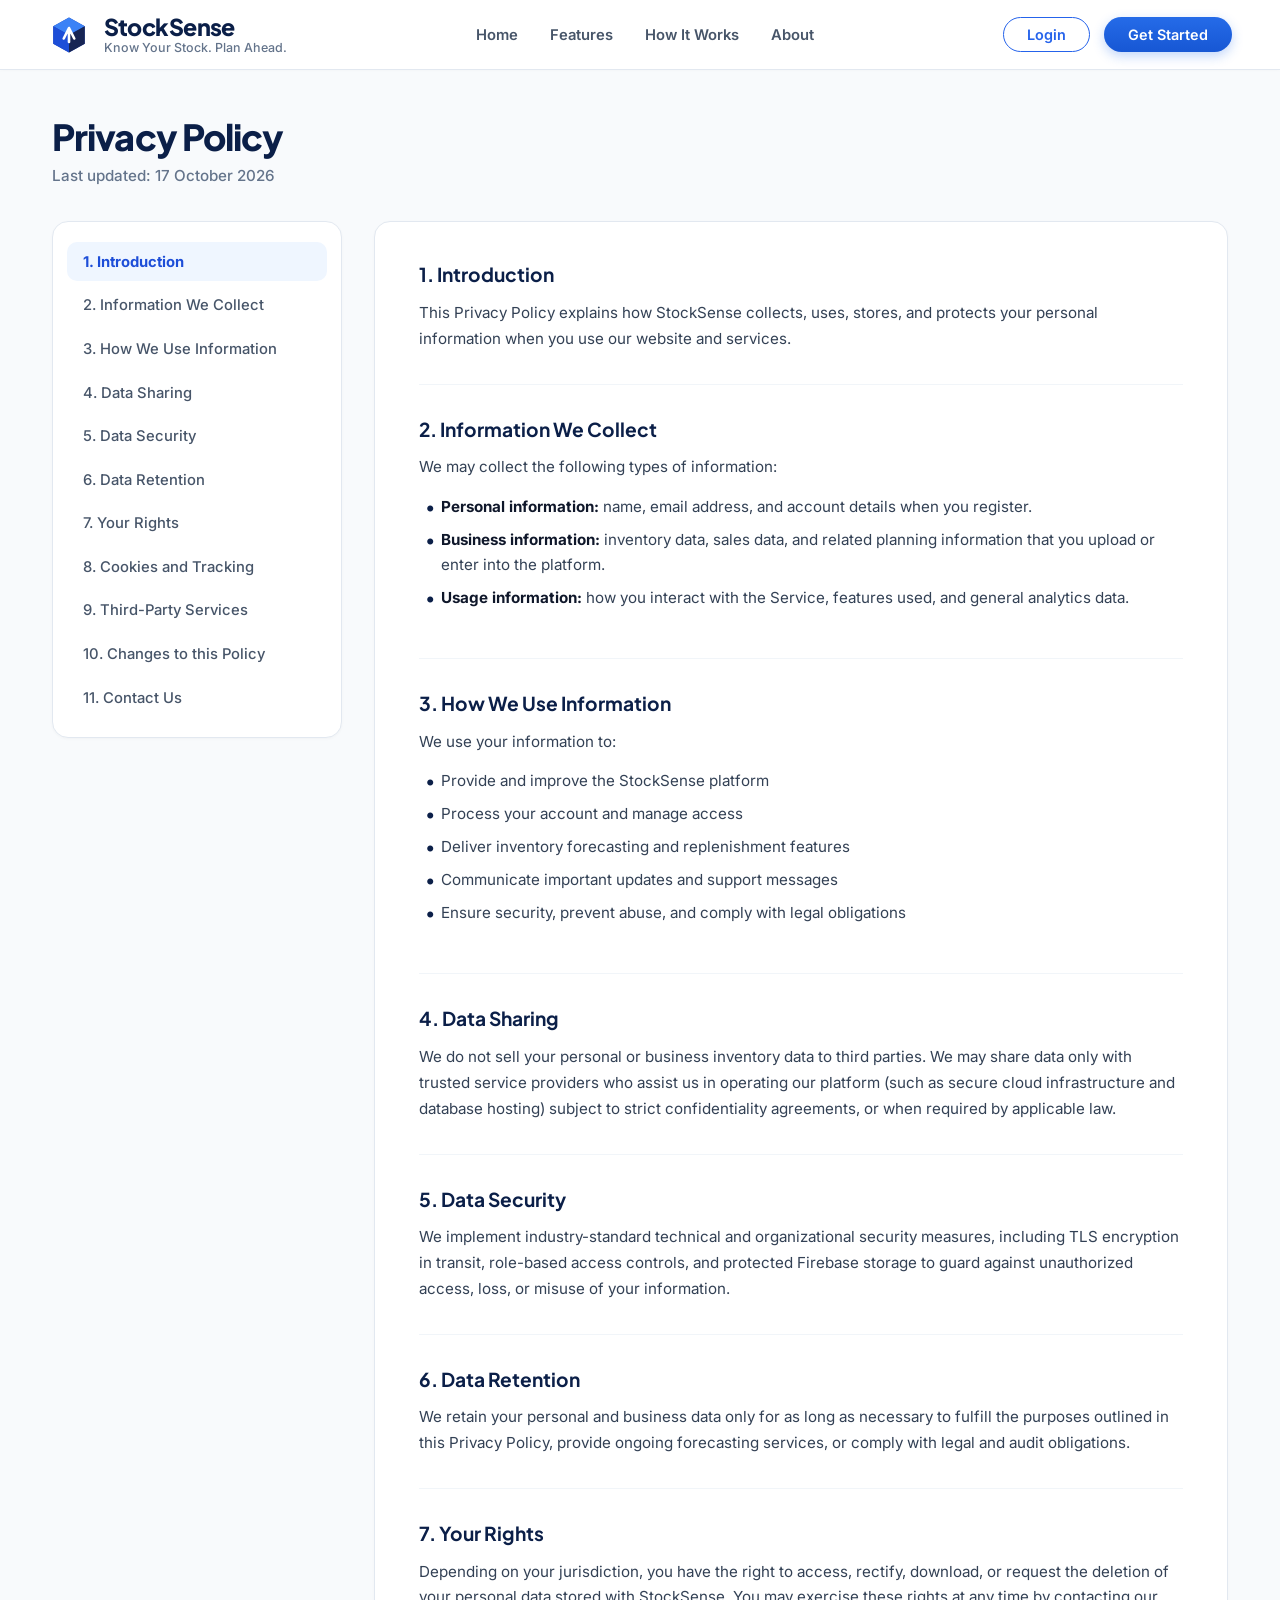
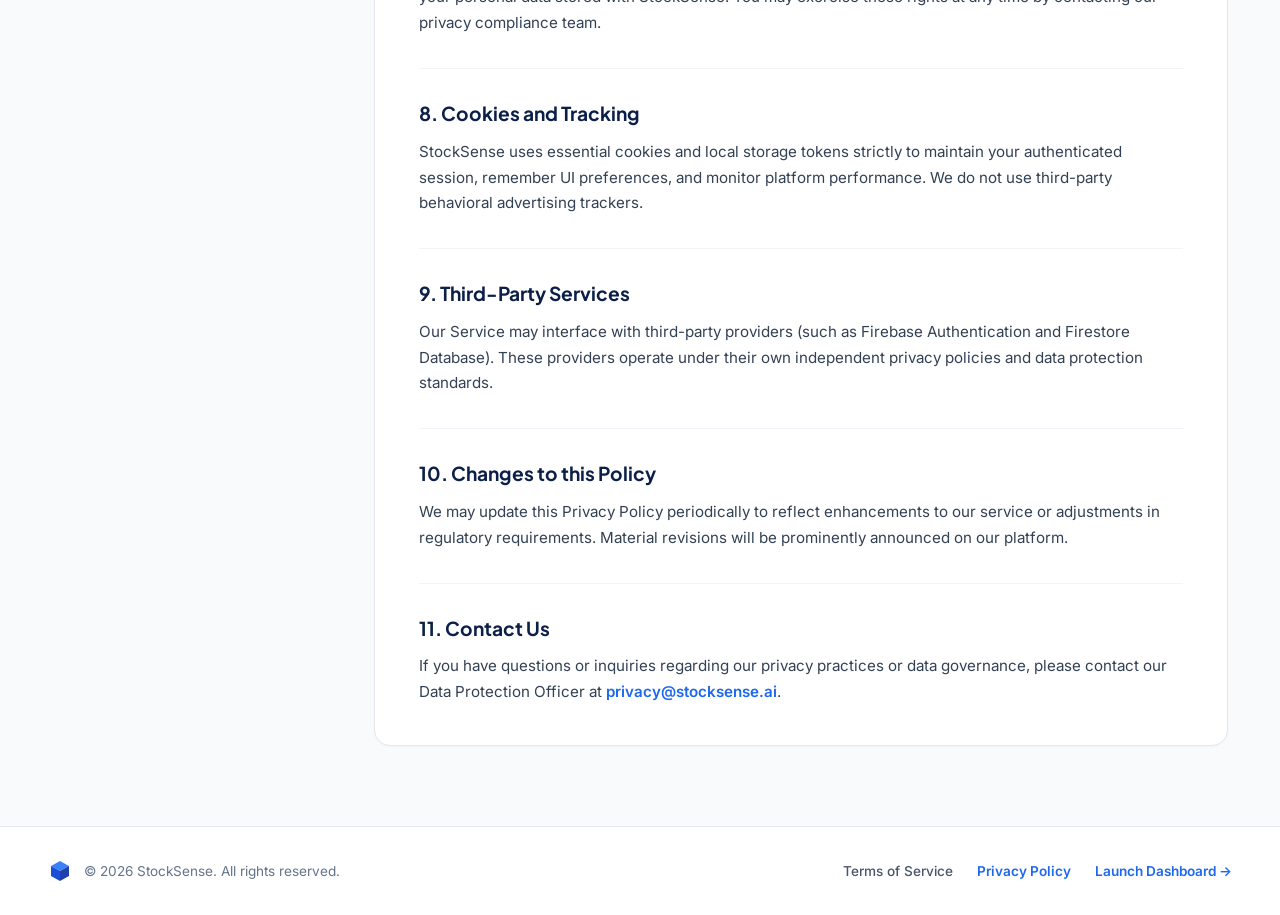
<file: frontend/privacy.html>
<!DOCTYPE html>
<html lang="en">
<head>
  <meta charset="UTF-8">
  <meta name="viewport" content="width=device-width, initial-scale=1.0">
  <title>Privacy Policy — StockSense</title>
  <meta name="description" content="Privacy Policy for StockSense Inventory Forecasting & Replenishment platform.">
  <link rel="preconnect" href="https://fonts.googleapis.com">
  <link rel="preconnect" href="https://fonts.gstatic.com" crossorigin>
  <link href="https://fonts.googleapis.com/css2?family=Plus+Jakarta+Sans:wght@400;500;600;700;800&family=Inter:wght@400;500;600;700&display=swap" rel="stylesheet">

  <style>
    :root {
      --color-primary: #1d68ed;
      --color-primary-hover: #1557d4;
      --color-primary-light: #eff6ff;
      --color-primary-border: #bfdbfe;
      --color-navy: #0b1f48;
      --color-slate-900: #0f172a;
      --color-slate-800: #1e293b;
      --color-slate-700: #334155;
      --color-slate-600: #475569;
      --color-slate-500: #64748b;
      --color-slate-400: #94a3b8;
      --color-slate-200: #e2e8f0;
      --color-slate-100: #f8fafc;
      --color-slate-50: #f1f5f9;
      --font-display: 'Plus Jakarta Sans', -apple-system, BlinkMacSystemFont, sans-serif;
      --font-body: 'Inter', -apple-system, BlinkMacSystemFont, sans-serif;
    }

    * {
      box-sizing: border-box;
      margin: 0;
      padding: 0;
    }

    html {
      scroll-behavior: smooth;
    }

    body {
      font-family: var(--font-body);
      color: var(--color-slate-900);
      background-color: #f8fafc;
      -webkit-font-smoothing: antialiased;
      min-height: 100vh;
      display: flex;
      flex-direction: column;
    }

    /* Top Sticky Navigation Bar */
    .navbar {
      position: sticky;
      top: 0;
      z-index: 50;
      background: #ffffff;
      border-bottom: 1px solid #e2e8f0;
      padding: 0.85rem 3rem;
      display: flex;
      align-items: center;
      justify-content: space-between;
      box-shadow: 0 1px 3px rgba(0, 0, 0, 0.02);
    }

    .brand-logo-group {
      display: flex;
      align-items: center;
      gap: 0.85rem;
      text-decoration: none;
    }

    .brand-icon-box {
      width: 42px;
      height: 42px;
      display: flex;
      align-items: center;
      justify-content: center;
      flex-shrink: 0;
    }

    .brand-text-block {
      display: flex;
      flex-direction: column;
    }

    .brand-title {
      font-family: var(--font-display);
      font-size: 1.45rem;
      font-weight: 800;
      color: var(--color-navy);
      letter-spacing: -0.025em;
      line-height: 1.1;
    }

    .brand-tagline {
      font-size: 0.78rem;
      font-weight: 500;
      color: var(--color-slate-500);
      margin-top: 1px;
    }

    /* Nav Center Links */
    .nav-links {
      display: flex;
      align-items: center;
      gap: 2rem;
      list-style: none;
    }

    .nav-link {
      text-decoration: none;
      font-size: 0.925rem;
      font-weight: 600;
      color: var(--color-slate-600);
      transition: color 0.15s ease;
      position: relative;
      padding: 0.35rem 0;
    }

    .nav-link:hover {
      color: var(--color-primary);
    }

    /* Nav Action Buttons (Pill buttons matching screenshot) */
    .nav-actions {
      display: flex;
      align-items: center;
      gap: 0.85rem;
    }

    .btn-pill-login {
      padding: 0.52rem 1.45rem;
      border: 1.5px solid #2563eb;
      background: #ffffff;
      color: #2563eb;
      border-radius: 9999px;
      font-size: 0.9rem;
      font-weight: 600;
      cursor: pointer;
      text-decoration: none;
      transition: all 0.15s ease;
    }

    .btn-pill-login:hover {
      background: #eff6ff;
      border-color: #1d4ed8;
      color: #1d4ed8;
    }

    .btn-pill-get-started {
      padding: 0.55rem 1.5rem;
      background: var(--color-primary);
      background-image: linear-gradient(180deg, #256be8 0%, #1757d4 100%);
      color: #ffffff;
      border: none;
      border-radius: 9999px;
      font-size: 0.9rem;
      font-weight: 600;
      cursor: pointer;
      text-decoration: none;
      box-shadow: 0 4px 12px rgba(29, 104, 237, 0.28);
      transition: all 0.15s ease;
    }

    .btn-pill-get-started:hover {
      background-image: linear-gradient(180deg, #2d74f3 0%, #1551c9 100%);
      transform: translateY(-1px);
      box-shadow: 0 6px 16px rgba(29, 104, 237, 0.36);
    }

    /* Main Container */
    .legal-page-wrapper {
      max-width: 1240px;
      width: 100%;
      margin: 0 auto;
      padding: 2.75rem 2rem 5rem 2rem;
      flex: 1;
    }

    /* Page Header */
    .legal-page-header {
      margin-bottom: 2.25rem;
    }

    .page-title {
      font-family: var(--font-display);
      font-size: 2.25rem;
      font-weight: 800;
      color: var(--color-navy);
      letter-spacing: -0.025em;
      margin-bottom: 0.45rem;
    }

    .page-subtitle {
      font-size: 0.95rem;
      font-weight: 500;
      color: var(--color-slate-500);
    }

    /* Two-Column Grid */
    .legal-grid {
      display: grid;
      grid-template-columns: 290px 1fr;
      gap: 2rem;
      align-items: start;
    }

    /* Left Sidebar TOC Card */
    .sidebar-card {
      background: #ffffff;
      border: 1px solid var(--color-slate-200);
      border-radius: 16px;
      padding: 1.25rem 0.9rem;
      position: sticky;
      top: 90px;
      box-shadow: 0 1px 3px rgba(0, 0, 0, 0.03);
    }

    .toc-nav {
      display: flex;
      flex-direction: column;
      gap: 0.3rem;
    }

    .toc-link {
      display: block;
      padding: 0.65rem 1rem;
      border-radius: 10px;
      font-size: 0.925rem;
      font-weight: 500;
      color: var(--color-slate-600);
      text-decoration: none;
      transition: all 0.15s ease;
    }

    .toc-link:hover {
      background: var(--color-slate-100);
      color: var(--color-slate-900);
    }

    .toc-link.active {
      background: var(--color-primary-light);
      color: #1d4ed8;
      font-weight: 700;
    }

    /* Right Content Card */
    .content-card {
      background: #ffffff;
      border: 1px solid var(--color-slate-200);
      border-radius: 16px;
      padding: 2.5rem 2.75rem;
      box-shadow: 0 1px 3px rgba(0, 0, 0, 0.03);
    }

    .legal-section {
      border-bottom: 1px solid var(--color-slate-50);
      padding-bottom: 2rem;
      margin-bottom: 2rem;
    }

    .legal-section:last-child {
      border-bottom: none;
      padding-bottom: 0;
      margin-bottom: 0;
    }

    .section-heading {
      font-family: var(--font-display);
      font-size: 1.2rem;
      font-weight: 700;
      color: var(--color-navy);
      margin-bottom: 0.85rem;
      scroll-margin-top: 105px;
    }

    .section-paragraph {
      font-size: 0.95rem;
      line-height: 1.7;
      color: var(--color-slate-700);
      margin-bottom: 0.85rem;
    }

    .section-paragraph:last-child {
      margin-bottom: 0;
    }

    /* Custom bulleted list matching screenshot */
    .legal-list {
      list-style: none;
      padding-left: 0;
      margin-top: 0.65rem;
      margin-bottom: 1rem;
    }

    .legal-list li {
      position: relative;
      padding-left: 1.35rem;
      margin-bottom: 0.5rem;
      font-size: 0.95rem;
      line-height: 1.65;
      color: var(--color-slate-700);
    }

    .legal-list li::before {
      content: "•";
      position: absolute;
      left: 0.35rem;
      color: var(--color-navy);
      font-size: 1.2rem;
      line-height: 1.4;
    }

    .legal-list li strong {
      color: var(--color-slate-900);
    }

    .legal-link {
      color: var(--color-primary);
      text-decoration: none;
      font-weight: 600;
    }

    .legal-link:hover {
      text-decoration: underline;
    }

    /* Footer */
    .app-footer {
      background: #ffffff;
      border-top: 1px solid var(--color-slate-200);
      padding: 2rem 3rem;
      display: flex;
      align-items: center;
      justify-content: space-between;
      font-size: 0.85rem;
      color: var(--color-slate-500);
      margin-top: auto;
    }

    .footer-left {
      display: flex;
      align-items: center;
      gap: 0.75rem;
    }

    .footer-links {
      display: flex;
      align-items: center;
      gap: 1.5rem;
      flex-wrap: wrap;
    }

    .footer-links a {
      color: var(--color-slate-600);
      text-decoration: none;
      font-weight: 500;
      transition: color 0.15s ease;
    }

    .footer-links a:hover {
      color: var(--color-primary);
    }

    @media (max-width: 960px) {
      .navbar {
        padding: 0.85rem 1.5rem;
      }
      .nav-links {
        display: none;
      }
      .legal-grid {
        grid-template-columns: 1fr;
      }
      .sidebar-card {
        position: relative;
        top: 0;
      }
      .content-card {
        padding: 1.75rem 1.5rem;
      }
      .app-footer {
        flex-direction: column;
        gap: 1.25rem;
        text-align: center;
        padding: 2rem 1.5rem;
      }
    }
  </style>
</head>
<body>

  <!-- Top Sticky Navigation Bar -->
  <header class="navbar">
    <a href="index.html" class="brand-logo-group">
      <div class="brand-icon-box">
        <!-- StockSense 3D Blue Box Icon -->
        <svg width="42" height="42" viewBox="0 0 48 48" fill="none" xmlns="http://www.w3.org/2000/svg">
          <path d="M24 4L42 14V34L24 44L6 34V14L24 4Z" fill="#1e40af"/>
          <path d="M24 4L42 14L24 24L6 14L24 4Z" fill="#3b82f6"/>
          <path d="M6 14L24 24V44L6 34V14Z" fill="#1d4ed8"/>
          <path d="M42 14L24 24V44L42 34V14Z" fill="#172554"/>
          <path d="M18 28L24 16L30 28M24 18V32" stroke="#ffffff" stroke-width="3" stroke-linecap="round" stroke-linejoin="round"/>
        </svg>
      </div>
      <div class="brand-text-block">
        <div class="brand-title">StockSense</div>
        <div class="brand-tagline">Know Your Stock. Plan Ahead.</div>
      </div>
    </a>

    <nav class="nav-links">
      <a href="index.html#home" class="nav-link">Home</a>
      <a href="index.html#features" class="nav-link">Features</a>
      <a href="index.html#how-it-works" class="nav-link">How It Works</a>
      <a href="index.html#about" class="nav-link">About</a>
    </nav>

    <div class="nav-actions">
      <a href="login.html" class="btn-pill-login">Login</a>
      <a href="login.html" class="btn-pill-get-started">Get Started</a>
    </div>
  </header>

  <!-- Legal Page Main Wrapper -->
  <div class="legal-page-wrapper">

    <!-- Header Section -->
    <div class="legal-page-header">
      <h1 class="page-title">Privacy Policy</h1>
      <p class="page-subtitle">Last updated: 17 October 2026</p>
    </div>

    <!-- Two-Column Grid -->
    <div class="legal-grid">

      <!-- Left Sidebar TOC Card -->
      <aside class="sidebar-card">
        <nav class="toc-nav" id="tocNav">
          <a href="#section-1" class="toc-link active" data-section="section-1">1. Introduction</a>
          <a href="#section-2" class="toc-link" data-section="section-2">2. Information We Collect</a>
          <a href="#section-3" class="toc-link" data-section="section-3">3. How We Use Information</a>
          <a href="#section-4" class="toc-link" data-section="section-4">4. Data Sharing</a>
          <a href="#section-5" class="toc-link" data-section="section-5">5. Data Security</a>
          <a href="#section-6" class="toc-link" data-section="section-6">6. Data Retention</a>
          <a href="#section-7" class="toc-link" data-section="section-7">7. Your Rights</a>
          <a href="#section-8" class="toc-link" data-section="section-8">8. Cookies and Tracking</a>
          <a href="#section-9" class="toc-link" data-section="section-9">9. Third-Party Services</a>
          <a href="#section-10" class="toc-link" data-section="section-10">10. Changes to this Policy</a>
          <a href="#section-11" class="toc-link" data-section="section-11">11. Contact Us</a>
        </nav>
      </aside>

      <!-- Right Content Card -->
      <main class="content-card">

        <!-- 1. Introduction -->
        <section class="legal-section" id="section-1">
          <h2 class="section-heading">1. Introduction</h2>
          <p class="section-paragraph">
            This Privacy Policy explains how StockSense collects, uses, stores, and protects your personal information when you use our website and services.
          </p>
        </section>

        <!-- 2. Information We Collect -->
        <section class="legal-section" id="section-2">
          <h2 class="section-heading">2. Information We Collect</h2>
          <p class="section-paragraph">We may collect the following types of information:</p>
          <ul class="legal-list">
            <li><strong>Personal information:</strong> name, email address, and account details when you register.</li>
            <li><strong>Business information:</strong> inventory data, sales data, and related planning information that you upload or enter into the platform.</li>
            <li><strong>Usage information:</strong> how you interact with the Service, features used, and general analytics data.</li>
          </ul>
        </section>

        <!-- 3. How We Use Information -->
        <section class="legal-section" id="section-3">
          <h2 class="section-heading">3. How We Use Information</h2>
          <p class="section-paragraph">We use your information to:</p>
          <ul class="legal-list">
            <li>Provide and improve the StockSense platform</li>
            <li>Process your account and manage access</li>
            <li>Deliver inventory forecasting and replenishment features</li>
            <li>Communicate important updates and support messages</li>
            <li>Ensure security, prevent abuse, and comply with legal obligations</li>
          </ul>
        </section>

        <!-- 4. Data Sharing -->
        <section class="legal-section" id="section-4">
          <h2 class="section-heading">4. Data Sharing</h2>
          <p class="section-paragraph">
            We do not sell your personal or business inventory data to third parties. We may share data only with trusted service providers who assist us in operating our platform (such as secure cloud infrastructure and database hosting) subject to strict confidentiality agreements, or when required by applicable law.
          </p>
        </section>

        <!-- 5. Data Security -->
        <section class="legal-section" id="section-5">
          <h2 class="section-heading">5. Data Security</h2>
          <p class="section-paragraph">
            We implement industry-standard technical and organizational security measures, including TLS encryption in transit, role-based access controls, and protected Firebase storage to guard against unauthorized access, loss, or misuse of your information.
          </p>
        </section>

        <!-- 6. Data Retention -->
        <section class="legal-section" id="section-6">
          <h2 class="section-heading">6. Data Retention</h2>
          <p class="section-paragraph">
            We retain your personal and business data only for as long as necessary to fulfill the purposes outlined in this Privacy Policy, provide ongoing forecasting services, or comply with legal and audit obligations.
          </p>
        </section>

        <!-- 7. Your Rights -->
        <section class="legal-section" id="section-7">
          <h2 class="section-heading">7. Your Rights</h2>
          <p class="section-paragraph">
            Depending on your jurisdiction, you have the right to access, rectify, download, or request the deletion of your personal data stored with StockSense. You may exercise these rights at any time by contacting our privacy compliance team.
          </p>
        </section>

        <!-- 8. Cookies and Tracking -->
        <section class="legal-section" id="section-8">
          <h2 class="section-heading">8. Cookies and Tracking</h2>
          <p class="section-paragraph">
            StockSense uses essential cookies and local storage tokens strictly to maintain your authenticated session, remember UI preferences, and monitor platform performance. We do not use third-party behavioral advertising trackers.
          </p>
        </section>

        <!-- 9. Third-Party Services -->
        <section class="legal-section" id="section-9">
          <h2 class="section-heading">9. Third-Party Services</h2>
          <p class="section-paragraph">
            Our Service may interface with third-party providers (such as Firebase Authentication and Firestore Database). These providers operate under their own independent privacy policies and data protection standards.
          </p>
        </section>

        <!-- 10. Changes to this Policy -->
        <section class="legal-section" id="section-10">
          <h2 class="section-heading">10. Changes to this Policy</h2>
          <p class="section-paragraph">
            We may update this Privacy Policy periodically to reflect enhancements to our service or adjustments in regulatory requirements. Material revisions will be prominently announced on our platform.
          </p>
        </section>

        <!-- 11. Contact Us -->
        <section class="legal-section" id="section-11">
          <h2 class="section-heading">11. Contact Us</h2>
          <p class="section-paragraph">
            If you have questions or inquiries regarding our privacy practices or data governance, please contact our Data Protection Officer at <a href="mailto:privacy@stocksense.ai" class="legal-link">privacy@stocksense.ai</a>.
          </p>
        </section>

      </main>

    </div>

  </div>

  <!-- Footer -->
  <footer class="app-footer">
    <div class="footer-left">
      <svg width="24" height="24" viewBox="0 0 48 48" fill="none">
        <path d="M24 4L42 14L24 24L6 14L24 4Z" fill="#3b82f6"/>
        <path d="M6 14L24 24V44L6 34V14Z" fill="#1d4ed8"/>
        <path d="M42 14L24 24V44L42 34V14Z" fill="#1e40af"/>
      </svg>
      <span>&copy; 2026 StockSense. All rights reserved.</span>
    </div>

    <div class="footer-links">
      <a href="terms.html">Terms of Service</a>
      <a href="privacy.html" style="color: var(--color-primary); font-weight: 600;">Privacy Policy</a>
      <a href="dashboard.html" style="color: var(--color-primary); font-weight: 600;">Launch Dashboard &rarr;</a>
    </div>
  </footer>

  <!-- ScrollSpy Active Link Script -->
  <script>
    document.addEventListener('DOMContentLoaded', () => {
      const tocLinks = document.querySelectorAll('.toc-link');
      const sections = document.querySelectorAll('.legal-section');

      function setActiveTOC(id) {
        tocLinks.forEach(link => {
          if (link.getAttribute('data-section') === id) {
            link.classList.add('active');
          } else {
            link.classList.remove('active');
          }
        });
      }

      // Smooth scroll on click
      tocLinks.forEach(link => {
        link.addEventListener('click', (e) => {
          e.preventDefault();
          const targetId = link.getAttribute('data-section');
          const targetSection = document.getElementById(targetId);
          if (targetSection) {
            targetSection.scrollIntoView({ behavior: 'smooth' });
            setActiveTOC(targetId);
            history.pushState(null, null, '#' + targetId);
          }
        });
      });

      // Scroll observer
      const observer = new IntersectionObserver((entries) => {
        entries.forEach(entry => {
          if (entry.isIntersecting) {
            setActiveTOC(entry.target.id);
          }
        });
      }, {
        root: null,
        rootMargin: '-80px 0px -60% 0px',
        threshold: 0
      });

      sections.forEach(sec => observer.observe(sec));
    });
  </script>

</body>
</html>
</file>
